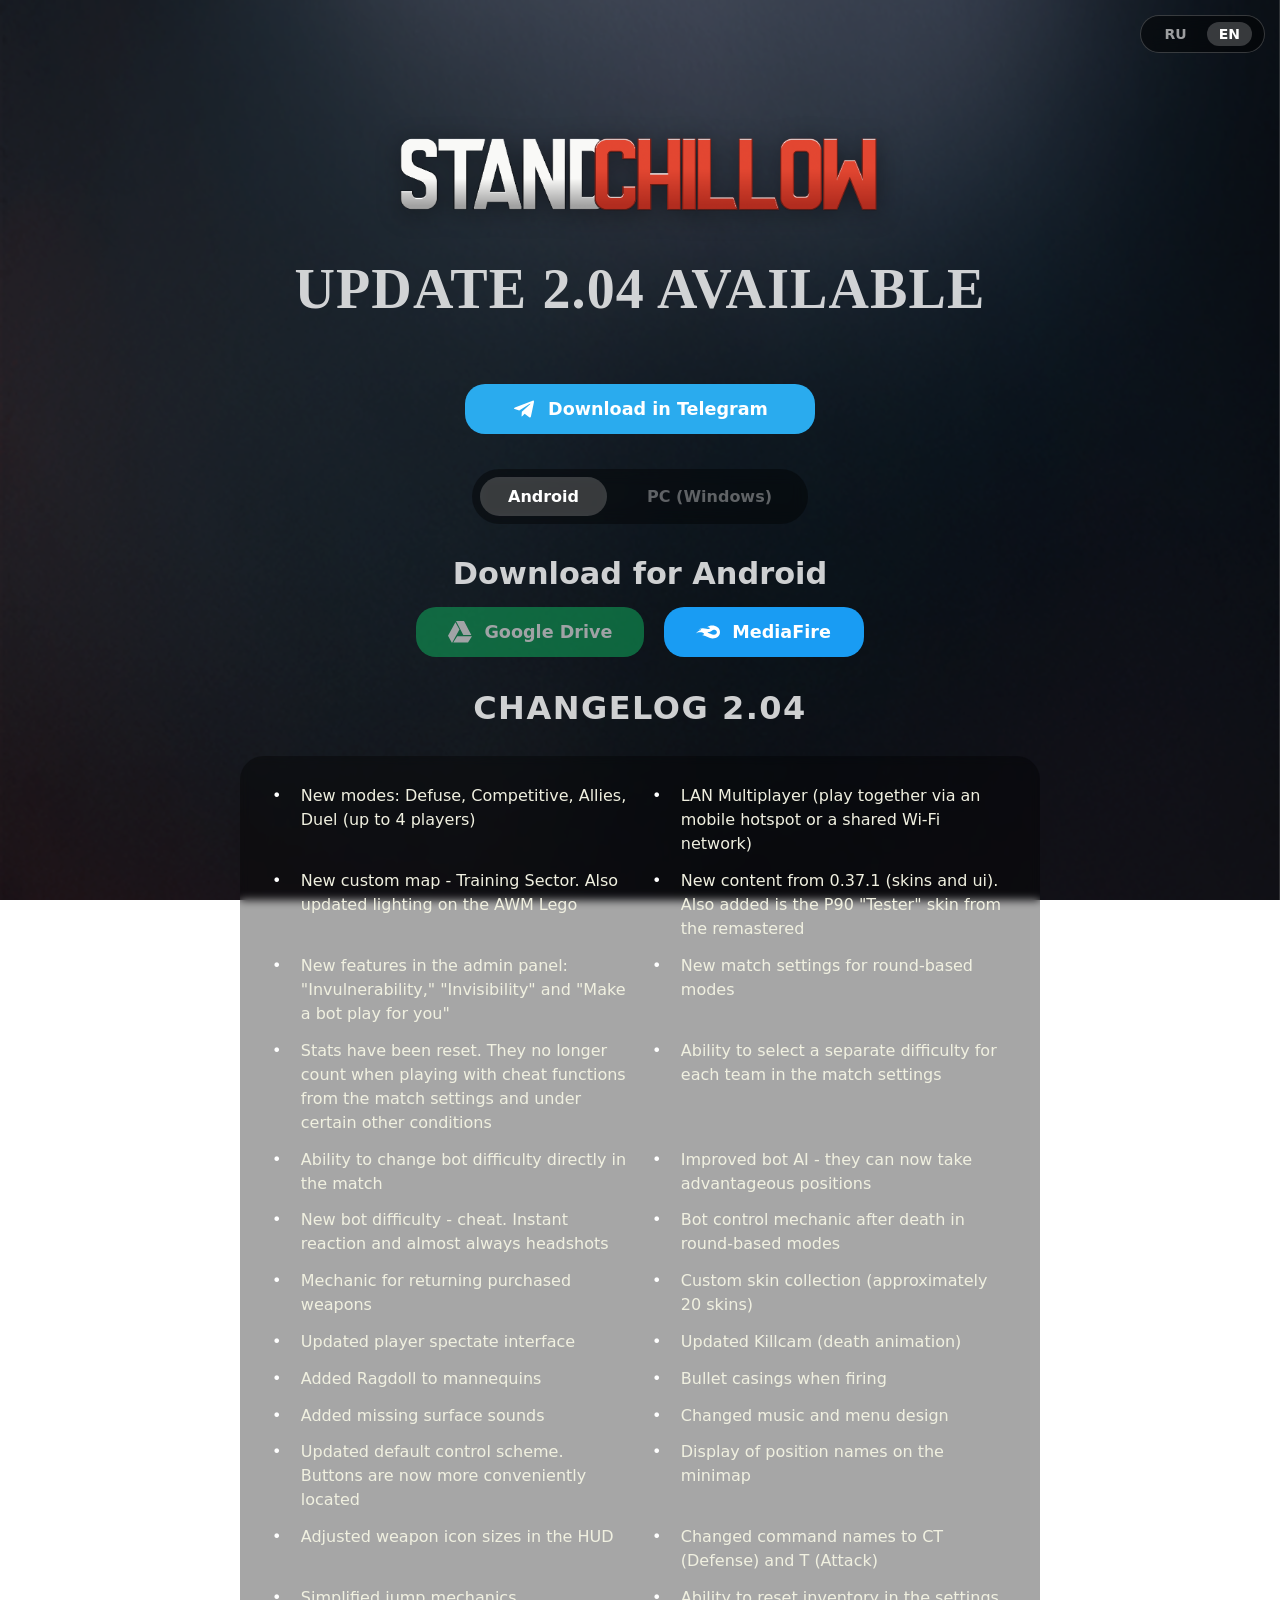
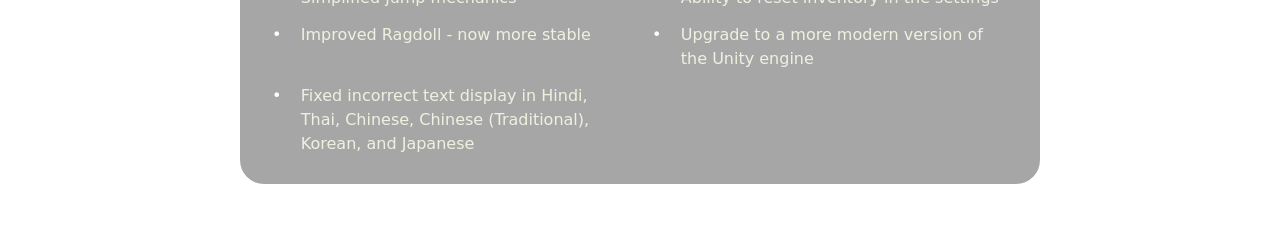
<file: public/update/index.html>
<!doctype html><html lang="ru"><meta charset="UTF-8"><meta name="viewport" content="width=device-width,height=device-height,initial-scale=1,viewport-fit=cover"><link rel="stylesheet" href="styles.css"><link rel="icon" type="image/png" href="assets/icon-white.png" media="(prefers-color-scheme: dark)"><link rel="icon" type="image/png" href="assets/icon-dark.png" media="(prefers-color-scheme: light)"><link rel="preconnect" href="https://fonts.googleapis.com/"><link rel="preconnect" href="https://fonts.gstatic.com/" crossorigin><link href="https://fonts.googleapis.com/css2?family=Roboto:ital,wght@0,100..900;1,100..900&display=swap" rel="stylesheet"><title>StandChillow — Обновление 2.04</title><style></style><div class="lang-switcher"><button class="lang-btn active" data-lang="ru">RU</button> <button class="lang-btn" data-lang="en">EN</button></div><div class="main-content"><div class="logo-center"><img src="assets/logo.png" alt="StandChillow"><div class="update-text" data-i18n="update_text">ДОСТУПНО ОБНОВЛЕНИЕ 2.04</div></div><div class="telegram-section"><a href="https://t.me/chillow" class="tg-channel-btn" target="_blank" rel="noopener noreferrer"><img src="assets/telegram.svg" class="tg-icon" alt="Telegram"> <span data-i18n="telegram_channel">Telegram канал</span></a></div><div class="platform-switcher"><button class="platform-tab active" data-platform="android" data-i18n="android_btn">Android</button> <button class="platform-tab" data-platform="windows" data-i18n="windows_btn">ПК (Windows)</button></div><div class="downloads-container"><div id="android-downloads" class="platform-group"><div class="platform-title" data-i18n="android_title">Скачать на Android</div><div class="button-row"><button id="android-gdrive" class="download-btn btn-gdrive" data-platform="android" data-service="gdrive"><img src="assets/drive.svg" class="drive-icon" alt="Google Drive"> <span data-i18n="google_drive">Google Диск</span></button> <button id="android-mediafire" class="download-btn btn-mediafire" data-platform="android" data-service="mediafire"><img src="assets/mediafire.svg" class="mediafire-icon" alt="MediaFire"> <span data-i18n="mediafire">MediaFire</span></button></div></div><div id="windows-downloads" class="platform-group hidden"><div class="platform-title" data-i18n="windows_title">Скачать на ПК (Windows)</div><div class="button-row"><button id="windows-gdrive" class="download-btn btn-gdrive" data-platform="windows" data-service="gdrive"><img src="assets/drive.svg" class="drive-icon" alt="Google Drive"> <span data-i18n="google_drive">Google Диск</span></button> <button id="windows-mediafire" class="download-btn btn-mediafire" data-platform="windows" data-service="mediafire"><img src="assets/mediafire.svg" class="mediafire-icon" alt="MediaFire"> <span data-i18n="mediafire">MediaFire</span></button></div></div></div><div class="changelog-section"><div class="changelog-title" data-i18n="changelog_title">ЧЕНЖЛОГ 2.04</div><div class="changelog-content"><ul id="changelog-list"></ul></div></div></div><script src="script.js"></script>
</file>
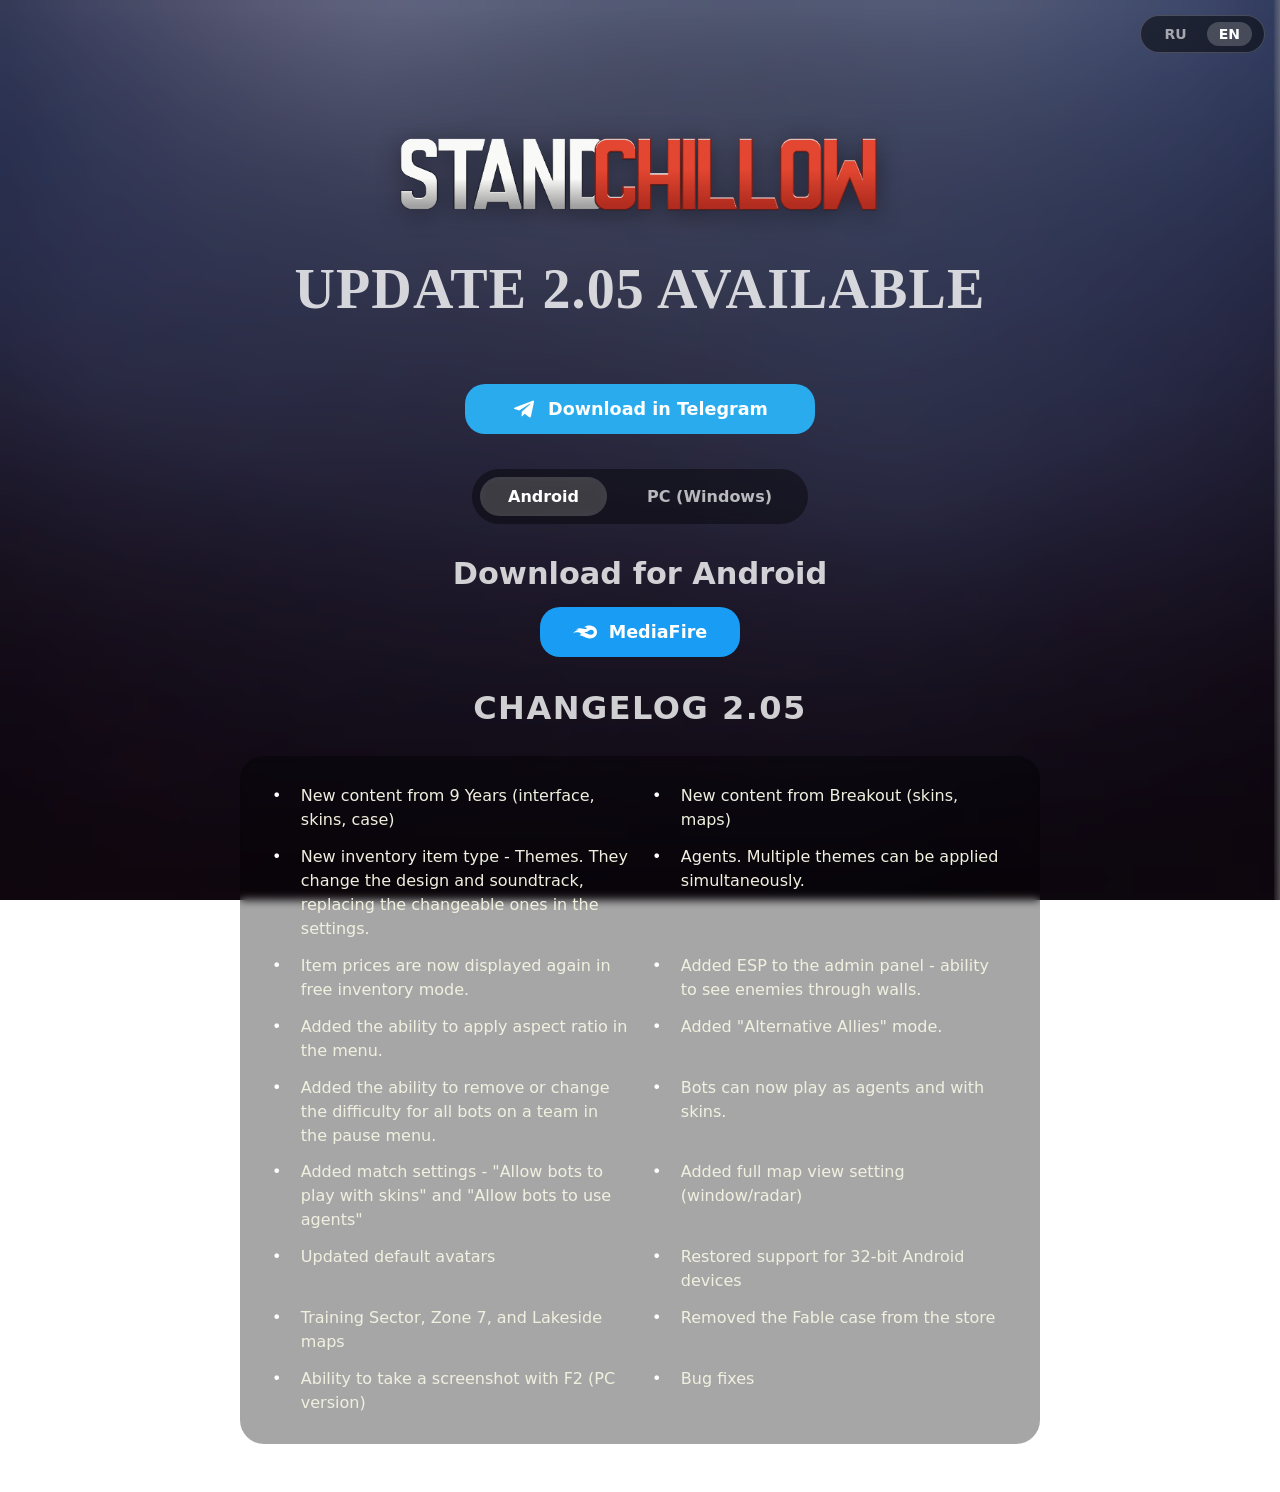
<file: public/update205/index.html>
<!DOCTYPE html>
<html lang="ru">
<head>
    <meta charset="UTF-8">
    <meta name="viewport" content="width=device-width, height=device-height, initial-scale=1, viewport-fit=cover" />

    <link rel="stylesheet" href="styles.css">
    <link rel="icon" type="image/png" href="assets/icon-white.png" media="(prefers-color-scheme: dark)">
    <link rel="icon" type="image/png" href="assets/icon-dark.png" media="(prefers-color-scheme: light)">    

    <link rel="preconnect" href="https://fonts.googleapis.com">
    <link rel="preconnect" href="https://fonts.gstatic.com" crossorigin>
    <link href="https://fonts.googleapis.com/css2?family=Roboto:ital,wght@0,100..900;1,100..900&display=swap" rel="stylesheet">

    <title>StandChillow</title>
    <style>
        
    </style>
</head>
<body>
    <div class="lang-switcher">
        <button class="lang-btn active" data-lang="ru">RU</button>
        <button class="lang-btn" data-lang="en">EN</button>
    </div>
    
    <div class="main-content">
        <div class="logo-center">
            <img src="assets/logo.png" alt="StandChillow" loading="eager">
            <div class="update-text" data-i18n="update_text">ДОСТУПНО ОБНОВЛЕНИЕ 2.04</div>
        </div>
        
        <div class="telegram-section">
            <a href="https://t.me/chillow" class="tg-channel-btn" target="_blank" rel="noopener noreferrer">
                <img src="assets/telegram.svg" class="tg-icon" alt="Telegram">
                <span data-i18n="telegram_channel">Telegram канал</span>
            </a>
        </div>
        
        <div class="platform-switcher">
            <button class="platform-tab active" data-platform="android" data-i18n="android_btn">Android</button>
            <button class="platform-tab" data-platform="windows" data-i18n="windows_btn">ПК (Windows)</button>
        </div>
        
        <div class="downloads-container">
            <div id="android-downloads" class="platform-group">
                <div class="platform-title" data-i18n="android_title">Скачать на Android</div>
                <div class="button-row">
                    <button id="android-gdrive" class="download-btn btn-gdrive" data-platform="android" data-service="gdrive">
                        <img src="assets/drive.svg" class="drive-icon" alt="Google Drive">
                        <span data-i18n="google_drive">Google Диск</span>
                    </button>
                    <button id="android-mediafire" class="download-btn btn-mediafire" data-platform="android" data-service="mediafire">
                        <img src="assets/mediafire.svg" class="mediafire-icon" alt="MediaFire">
                        <span data-i18n="mediafire">MediaFire</span>
                    </button>
                </div>
            </div>
            
            <div id="windows-downloads" class="platform-group hidden">
                <div class="platform-title" data-i18n="windows_title">Скачать на ПК (Windows)</div>
                <div class="button-row">
                    <button id="windows-gdrive" class="download-btn btn-gdrive" data-platform="windows" data-service="gdrive">
                        <img src="assets/drive.svg" class="drive-icon" alt="Google Drive">
                        <span data-i18n="google_drive">Google Диск</span>
                    </button>
                    <button id="windows-mediafire" class="download-btn btn-mediafire" data-platform="windows" data-service="mediafire">
                        <img src="assets/mediafire.svg" class="mediafire-icon" alt="MediaFire">
                        <span data-i18n="mediafire">MediaFire</span>
                    </button>
                </div>
            </div>
        </div>
        
        <div class="changelog-section">
            <div class="changelog-title" data-i18n="changelog_title">ЧЕНЖЛОГ 2.04</div>
            <div class="changelog-content">
                <ul id="changelog-list">
                    <!-- Changelog will be populated by JS -->
                </ul>
            </div>
        </div>
    </div>
    <script src="script.js"></script>
</body>
</html>
</file>
<file: public/update/styles.css>
* { margin: 0; padding: 0; box-sizing: border-box; -webkit-tap-highlight-color: transparent; } body { font-family: system-ui, 'Segoe UI', 'Roboto', sans-serif; position: relative; background: transparent; } body::before { content: ''; position: fixed; top: 0; left: 0; right: 0; bottom: 0; background-image: url('assets/background.png'); background-repeat: no-repeat; background-size: cover; background-position: center center; z-index: -2; } body::after { content: ''; position: fixed; top: 0; left: 0; right: 0; bottom: 0; background: rgba(0, 0, 0, 0.4); z-index: -1; } .main-content { position: relative; z-index: 10; width: 100%; max-width: 1200px; display: flex; flex-direction: column; align-items: center; justify-content: center; padding: 0 1.5rem; padding-top: env(safe-area-inset-top, 20px); padding-bottom: env(safe-area-inset-bottom, 20px); margin-top: max(8vh, 120px); margin-bottom: 3rem; margin-left: auto; margin-right: auto; } .lang-switcher { position: fixed; top: max(env(safe-area-inset-top, 20px), 15px); right: max(env(safe-area-inset-right, 20px), 15px); z-index: 100; display: flex; gap: 8px; background: rgba(0, 0, 0, 0.5); backdrop-filter: blur(8px); padding: 6px 12px; border-radius: 40px; border: 1px solid rgba(255, 255, 255, 0.2); } .lang-btn { background: transparent; border: none; color: rgba(255, 255, 255, 0.6); font-size: 14px; font-weight: 600; cursor: pointer; padding: 4px 12px; border-radius: 30px; transition: all 0.2s ease; font-family: inherit; -webkit-tap-highlight-color: transparent; } .lang-btn.active { background: rgba(255, 255, 255, 0.2); color: white; } .lang-btn:hover { background: rgba(255, 255, 255, 0.15); color: white; } .platform-switcher { display: flex; justify-content: center; gap: 12px; margin-bottom: 2rem; background: rgba(0, 0, 0, 0.4); backdrop-filter: blur(8px); padding: 8px; border-radius: 60px; width: fit-content; margin-left: auto; margin-right: auto; } .platform-tab { background: transparent; border: none; padding: 10px 28px; font-size: 1rem; font-weight: 600; font-family: inherit; border-radius: 50px; cursor: pointer; transition: all 0.2s ease; color: rgba(255, 255, 255, 0.7); -webkit-tap-highlight-color: transparent; } .platform-tab.active { background: rgba(255, 255, 255, 0.2); color: white; backdrop-filter: blur(4px); } .platform-tab:hover:not(.active) { background: rgba(255, 255, 255, 0.1); color: white; } .platform-tab.platform-disabled { opacity: 0.5; cursor: pointer; position: relative; } .platform-tab.platform-disabled:hover { background: rgba(255, 255, 255, 0.05); } .logo-center { position: relative; max-width: 85vw; width: auto; text-align: center; transition: transform 0.2s ease; margin-bottom: 2rem; } .logo-center img { width: 60%; max-width: 800px; height: auto; display: block; margin: 0 auto; filter: drop-shadow(0 4px 12px rgba(0, 0, 0, 0.4)); image-rendering: auto; } .update-text { font-family: 'Arial Black'; font-weight: 700; color: #ffffff; opacity: 0.8; text-transform: uppercase; margin-top: 0.5em; letter-spacing: 0.02em; font-size: clamp(1.8rem, 8vw, 3.5rem); max-width: 100%; white-space: normal; word-break: keep-all; line-height: 1.2; padding: 0 0.5rem; } .telegram-section { width: 100%; display: flex; justify-content: center; margin: 1.8rem 0 2.2rem 0; } .tg-channel-btn { display: inline-flex; align-items: center; justify-content: center; gap: 12px; background-color: #2AABEE; padding: 0.8rem 2rem; border-radius: 20px; text-decoration: none; font-weight: 700; font-size: 1.1rem; font-family: 'Segoe UI', system-ui, sans-serif; color: white; transition: 0.2s ease; min-width: 350px; -webkit-tap-highlight-color: transparent; } .tg-channel-btn:hover { transform: scale(1.05); } .platform-group { margin-bottom: 0; } .platform-group:last-child { margin-bottom: 0; } .platform-title { opacity: 0.8; font-family: sans-'Segoe UI', system-ui, 'Roboto', sans-serif; font-weight: bold; font-size: 1.9rem; color: #ffffff; text-align: center; margin-bottom: 1rem; align-items: center; } .button-row { display: flex; flex-wrap: wrap; gap: 1.2rem; justify-content: center; align-items: center; } .download-btn { display: inline-flex; align-items: center; justify-content: center; gap: 12px; background: #1f1f2e; padding: 0.8rem 2rem; border-radius: 20px; text-decoration: none; font-weight: 700; font-size: 1.1rem; font-family: 'Segoe UI', system-ui, sans-serif; transition: 0.2s ease; color: white; min-width: 200px; cursor: pointer; border: none; -webkit-tap-highlight-color: transparent; } .btn-gdrive { background-color: #0F9D58; } .btn-gdrive:hover { transform: translateY(-3px); } .btn-mediafire { background-color: #199CF3; } .btn-mediafire:hover { transform: translateY(-3px); } .btn-disabled { opacity: 0.6; cursor: pointer; transform: none !important; position: relative; } .btn-disabled:hover { transform: none !important; } .changelog-title { opacity: 0.8; font-family: 'Segoe UI', system-ui, 'Roboto', sans-serif; font-weight: bold; font-size: 2rem; color: #ffffff; text-align: center; letter-spacing: 1.5px; margin-bottom: 1.5rem; padding-bottom: 5px; text-transform: uppercase; } .changelog-content { font-family: 'Segoe UI', system-ui, 'Roboto', sans-serif; font-size: 1.3rem; line-height: 1.55; color: #F0F0E0; background: rgba(0, 0, 0, 0.35); backdrop-filter: blur(4px); border-radius: 24px; padding: 1.8rem 2rem; max-width: 800px; margin: 0 auto; } .changelog-content ul { list-style: none; padding: 0; margin: 0; display: grid; grid-template-columns: repeat(auto-fit, minmax(280px, 1fr)); gap: 0.8rem 1.5rem; } .changelog-content li { margin-bottom: 0; padding-left: 1.8rem; position: relative; line-height: 1.5; font-size: 1rem; } .changelog-content li::before { content: "•"; position: absolute; left: 0; color: #ffffff; font-size: 1rem; } .downloads-container { margin-bottom: 2rem; } @media (max-width: 640px) { .main-content { padding: 0 1rem; padding-top: env(safe-area-inset-top, 20px); padding-bottom: env(safe-area-inset-bottom, 20px); } .lang-switcher { top: max(env(safe-area-inset-top, 20px), 10px); right: max(env(safe-area-inset-right, 20px), 10px); padding: 4px 10px; } .lang-btn { font-size: 12px; padding: 3px 10px; } .platform-tab { padding: 6px 20px; font-size: 0.9rem; } .logo-center { max-width: 90vw; } .logo-center img { max-width: 100%; } .platform-title { font-size: 1.3rem; } .button-row { flex-direction: column; align-items: stretch; } .download-btn { justify-content: center; min-width: auto; width: 100%; } .tg-channel-btn { padding: 0.7rem 4.5rem; font-size: 1rem; min-width: auto; width: auto; } .changelog-title { font-size: 1.6rem; } .changelog-content { font-size: 0.9rem; padding: 1.2rem; } .changelog-content ul { grid-template-columns: 1fr; gap: 0.6rem; } } @media (min-width: 769px) { .update-text { font-size: clamp(2.2rem, 5vw, 3.5rem); margin-top: 0.6em; } } .main-content > * { animation: fadeUp 0.5s ease-out backwards; } .logo-center { animation-delay: 0.05s; } .telegram-section { animation-delay: 0.15s; } .platform-switcher { animation-delay: 0.2s; } .downloads-container { animation-delay: 0.25s; } .changelog-section { animation-delay: 0.35s; } @keyframes fadeUp { from { opacity: 0; transform: translateY(20px); } to { opacity: 1; transform: translateY(0); } } .tg-icon, .drive-icon, .mediafire-icon { width: 24px; height: 24px; pointer-events: none; } .changelog-section { margin-top: 0; } .hidden { display: none !important; } .toast-notification { position: fixed; bottom: 30px; left: 50%; transform: translateX(-50%) translateY(100px); background: rgba(0, 0, 0, 0.9); backdrop-filter: blur(10px); color: white; padding: 12px 24px; border-radius: 50px; font-weight: 600; font-size: 1rem; z-index: 1000; transition: transform 0.3s ease; pointer-events: none; white-space: nowrap; border: 1px solid rgba(255, 255, 255, 0.2); } .toast-notification.show { transform: translateX(-50%) translateY(0); } @media (max-width: 640px) { .toast-notification { font-size: 0.85rem; padding: 10px 20px; white-space: nowrap; } } .download-btn:focus, .platform-tab:focus, .lang-btn:focus, .tg-channel-btn:focus { outline: none; } .download-btn:active, .platform-tab:active, .lang-btn:active { transform: scale(0.98); }
</file>
<file: public/update205/styles.css>
* {
    margin: 0;
    padding: 0;
    box-sizing: border-box;
    -webkit-tap-highlight-color: transparent;
}

body {
  font-family: system-ui, 'Segoe UI', 'Roboto', sans-serif;
  position: relative;
  background: transparent;
}

body::before {
    content: '';
    position: fixed;
    top: 0;
    left: 0;
    right: 0;
    bottom: 0;
    background-image: url('assets/background.png');
    background-repeat: no-repeat;
    background-size: cover;
    background-position: center center;
    z-index: -2;
}

body::after {
    content: '';
    position: fixed;
    top: 0;
    left: 0;
    right: 0;
    bottom: 0;
    background: rgba(0, 0, 0, 0.4);
    z-index: -1;
}

.main-content {
    position: relative;
    z-index: 10;
    width: 100%;
    max-width: 1200px;
    display: flex;
    flex-direction: column;
    align-items: center;
    justify-content: center;
    padding: 0 1.5rem;
    padding-top: env(safe-area-inset-top, 20px);
    padding-bottom: env(safe-area-inset-bottom, 20px);
    margin-top: max(8vh, 120px);
    margin-bottom: 3rem;
    margin-left: auto;
    margin-right: auto;
}

.lang-switcher {
    position: fixed;
    top: max(env(safe-area-inset-top, 20px), 15px);
    right: max(env(safe-area-inset-right, 20px), 15px);
    z-index: 100;
    display: flex;
    gap: 8px;
    background: rgba(0, 0, 0, 0.5);
    backdrop-filter: blur(8px);
    padding: 6px 12px;
    border-radius: 40px;
    border: 1px solid rgba(255, 255, 255, 0.2);
}

.lang-btn {
    background: transparent;
    border: none;
    color: rgba(255, 255, 255, 0.6);
    font-size: 14px;
    font-weight: 600;
    cursor: pointer;
    padding: 4px 12px;
    border-radius: 30px;
    transition: all 0.2s ease;
    font-family: inherit;
    -webkit-tap-highlight-color: transparent;
}

.lang-btn.active {
    background: rgba(255, 255, 255, 0.2);
    color: white;
}

.lang-btn:hover {
    background: rgba(255, 255, 255, 0.15);
    color: white;
}

.platform-switcher {
    display: flex;
    justify-content: center;
    gap: 12px;
    margin-bottom: 2rem;
    background: rgba(0, 0, 0, 0.4);
    backdrop-filter: blur(8px);
    padding: 8px;
    border-radius: 60px;
    width: fit-content;
    margin-left: auto;
    margin-right: auto;
}

.platform-tab {
    background: transparent;
    border: none;
    padding: 10px 28px;
    font-size: 1rem;
    font-weight: 600;
    font-family: inherit;
    border-radius: 50px;
    cursor: pointer;
    transition: all 0.2s ease;
    color: rgba(255, 255, 255, 0.7);
    -webkit-tap-highlight-color: transparent;
}

.platform-tab.active {
    background: rgba(255, 255, 255, 0.2);
    color: white;
    backdrop-filter: blur(4px);
}

.platform-tab:hover:not(.active) {
    background: rgba(255, 255, 255, 0.1);
    color: white;
}

.platform-tab.platform-disabled {
    opacity: 0.5;
    cursor: pointer;
    position: relative;
}

.platform-tab.platform-disabled:hover {
    background: rgba(255, 255, 255, 0.05);
}

.logo-center {
    position: relative;
    max-width: 85vw;
    width: auto;
    text-align: center;
    transition: transform 0.2s ease;
    margin-bottom: 2rem;
}
.logo-center img {
    width: 60%;
    max-width: 800px;
    height: auto;
    display: block;
    margin: 0 auto;
    filter: drop-shadow(0 4px 12px rgba(0, 0, 0, 0.4));
    image-rendering: auto;
}
.update-text {
    font-family: 'Arial Black';
    font-weight: 700;
    color: #ffffff;
    opacity: 0.8;
    text-transform: uppercase;
    margin-top: 0.5em;
    letter-spacing: 0.02em;
    font-size: clamp(1.8rem, 8vw, 3.5rem);
    max-width: 100%;
    white-space: normal;
    word-break: keep-all;
    line-height: 1.2;
    padding: 0 0.5rem;
}                
.telegram-section {
    width: 100%;
    display: flex;
    justify-content: center;
    margin: 1.8rem 0 2.2rem 0;
}       
.tg-channel-btn {
    display: inline-flex;
    align-items: center;
    justify-content: center;
    gap: 12px;
    background-color: #2AABEE;
    padding: 0.8rem 2rem;
    border-radius: 20px;
    text-decoration: none;
    font-weight: 700;
    font-size: 1.1rem;
    font-family: 'Segoe UI', system-ui, sans-serif;
    color: white;
    transition: 0.2s ease;
    min-width: 350px;
    -webkit-tap-highlight-color: transparent;
}
.tg-channel-btn:hover {
    transform: scale(1.05);
}
.platform-group {
    margin-bottom: 0;
}
.platform-group:last-child {
    margin-bottom: 0;
}
.platform-title {
    opacity: 0.8;
    font-family: sans-'Segoe UI', system-ui, 'Roboto', sans-serif;
    font-weight: bold;
    font-size: 1.9rem;
    color: #ffffff;
    text-align: center;
    margin-bottom: 1rem;            
    align-items: center;           
}
.button-row {
    display: flex;
    flex-wrap: wrap;
    gap: 1.2rem;
    justify-content: center;
    align-items: center;
}
.download-btn {
    display: inline-flex;
    align-items: center;
    justify-content: center;
    gap: 12px;
    background: #1f1f2e;
    padding: 0.8rem 2rem;
    border-radius: 20px;
    text-decoration: none;
    font-weight: 700;
    font-size: 1.1rem;
    font-family: 'Segoe UI', system-ui, sans-serif;
    transition: 0.2s ease;
    color: white;
    min-width: 200px;
    cursor: pointer;
    border: none;
    -webkit-tap-highlight-color: transparent;
}

.btn-gdrive {
    background-color: #0F9D58;
}
.btn-gdrive:hover {
    transform: translateY(-3px);
}

.btn-mediafire {
    background-color: #199CF3;
}
.btn-mediafire:hover {
    transform: translateY(-3px);
}

.btn-disabled {
    opacity: 0.6;
    cursor: pointer;
    transform: none !important;
    position: relative;
}

.btn-disabled:hover {
    transform: none !important;
}

.changelog-title {
    opacity: 0.8;
    font-family: 'Segoe UI', system-ui, 'Roboto', sans-serif;
    font-weight: bold;
    font-size: 2rem;
    color: #ffffff;
    text-align: center;
    letter-spacing: 1.5px;
    margin-bottom: 1.5rem;  
    padding-bottom: 5px;
    text-transform: uppercase;
}
.changelog-content {            
    font-family: 'Segoe UI', system-ui, 'Roboto', sans-serif;
    font-size: 1.3rem;
    line-height: 1.55;
    color: #F0F0E0;
    background: rgba(0, 0, 0, 0.35);
    backdrop-filter: blur(4px);
    border-radius: 24px;
    padding: 1.8rem 2rem;
    max-width: 800px;
    margin: 0 auto;
}
.changelog-content ul {
    list-style: none;
    padding: 0;
    margin: 0;
    display: grid;
    grid-template-columns: repeat(auto-fit, minmax(280px, 1fr));
    gap: 0.8rem 1.5rem;
}
.changelog-content li {
    margin-bottom: 0;
    padding-left: 1.8rem;
    position: relative;
    line-height: 1.5;
    font-size: 1rem;
}
.changelog-content li::before {
    content: "•";
    position: absolute;
    left: 0;
    color: #ffffff;
    font-size: 1rem;
}

.downloads-container {
    margin-bottom: 2rem;
}

@media (max-width: 640px) {
    .main-content {
        padding: 0 1rem;
        padding-top: env(safe-area-inset-top, 20px);
        padding-bottom: env(safe-area-inset-bottom, 20px);
    }
    
    .lang-switcher {
        top: max(env(safe-area-inset-top, 20px), 10px);
        right: max(env(safe-area-inset-right, 20px), 10px);
        padding: 4px 10px;
    }
    
    .lang-btn {
        font-size: 12px;
        padding: 3px 10px;
    }
    
    .platform-tab {
        padding: 6px 20px;
        font-size: 0.9rem;
    }
    
    .logo-center {
        max-width: 90vw;
    }
    .logo-center img {
        max-width: 100%;
    }
    .platform-title {
        font-size: 1.3rem;
    }
    .button-row {
        flex-direction: column;
        align-items: stretch;
    }
    .download-btn {
        justify-content: center;
        min-width: auto;
        width: 100%;
    }
    .tg-channel-btn {
        padding: 0.7rem 4.5rem;
        font-size: 1rem;
        min-width: auto;
        width: auto;
    }
    .changelog-title {
        font-size: 1.6rem;
    }
    .changelog-content {
        font-size: 0.9rem;
        padding: 1.2rem;
    }
    .changelog-content ul {
        grid-template-columns: 1fr;
        gap: 0.6rem;
    }
}

@media (min-width: 769px) {
    .update-text {
        font-size: clamp(2.2rem, 5vw, 3.5rem);
        margin-top: 0.6em;
    }
}

.main-content > * {
    animation: fadeUp 0.5s ease-out backwards;
}
.logo-center {
    animation-delay: 0.05s;
}
.telegram-section {
    animation-delay: 0.15s;
}
.platform-switcher {
    animation-delay: 0.2s;
}
.downloads-container {
    animation-delay: 0.25s;
}
.changelog-section {
    animation-delay: 0.35s;
}

@keyframes fadeUp {
    from {
        opacity: 0;
        transform: translateY(20px);
    }
    to {
        opacity: 1;
        transform: translateY(0);
    }
}

.tg-icon, .drive-icon, .mediafire-icon {
    width: 24px;
    height: 24px;
    pointer-events: none;
}

.changelog-section {
    margin-top: 0;
}

.hidden {
    display: none !important;
}

.toast-notification {
    position: fixed;
    bottom: 30px;
    left: 50%;
    transform: translateX(-50%) translateY(100px);
    background: rgba(0, 0, 0, 0.9);
    backdrop-filter: blur(10px);
    color: white;
    padding: 12px 24px;
    border-radius: 50px;
    font-weight: 600;
    font-size: 1rem;
    z-index: 1000;
    transition: transform 0.3s ease;
    pointer-events: none;
    white-space: nowrap;
    border: 1px solid rgba(255, 255, 255, 0.2);
}

.toast-notification.show {
    transform: translateX(-50%) translateY(0);
}

@media (max-width: 640px) {
    .toast-notification {
        font-size: 0.85rem;
        padding: 10px 20px;
        white-space: nowrap;
    }
}

.download-btn:focus,
.platform-tab:focus,
.lang-btn:focus,
.tg-channel-btn:focus {
    outline: none;
}

.download-btn:active,
.platform-tab:active,
.lang-btn:active {
    transform: scale(0.98);
}
</file>
